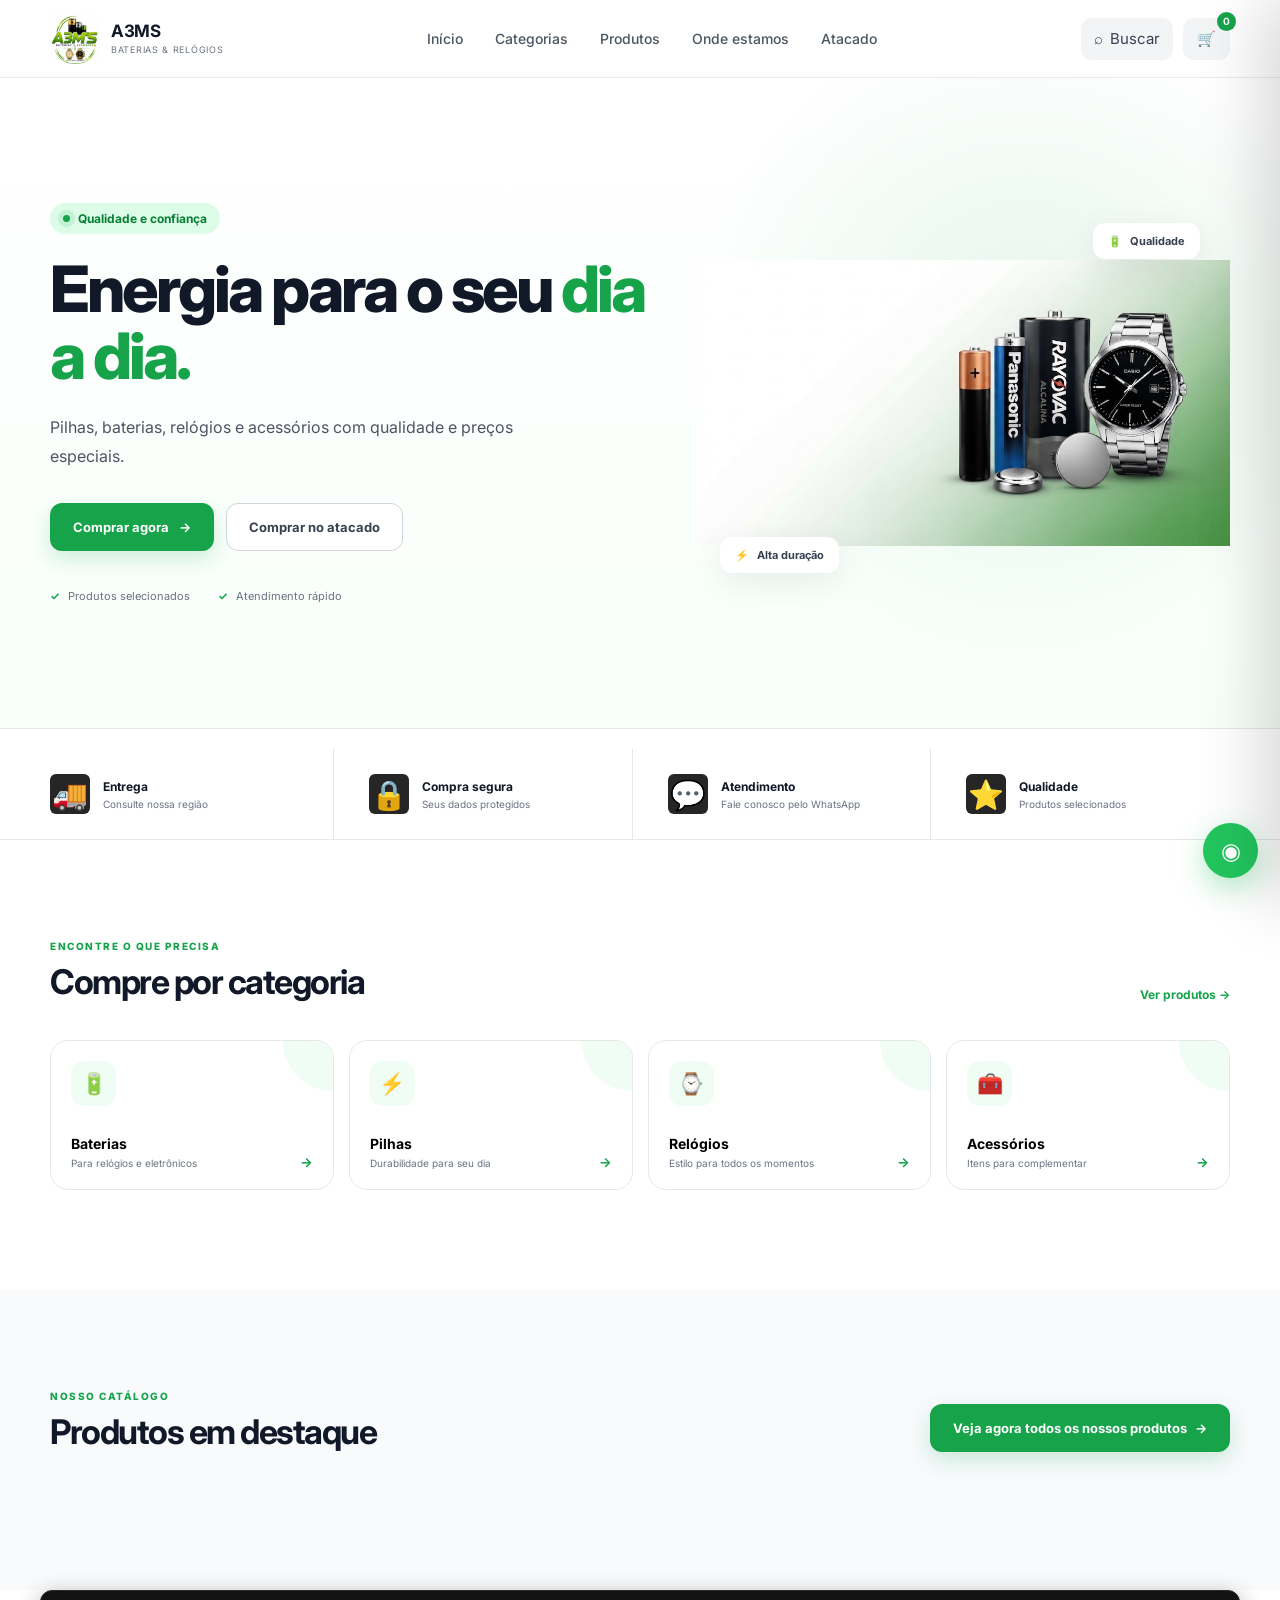
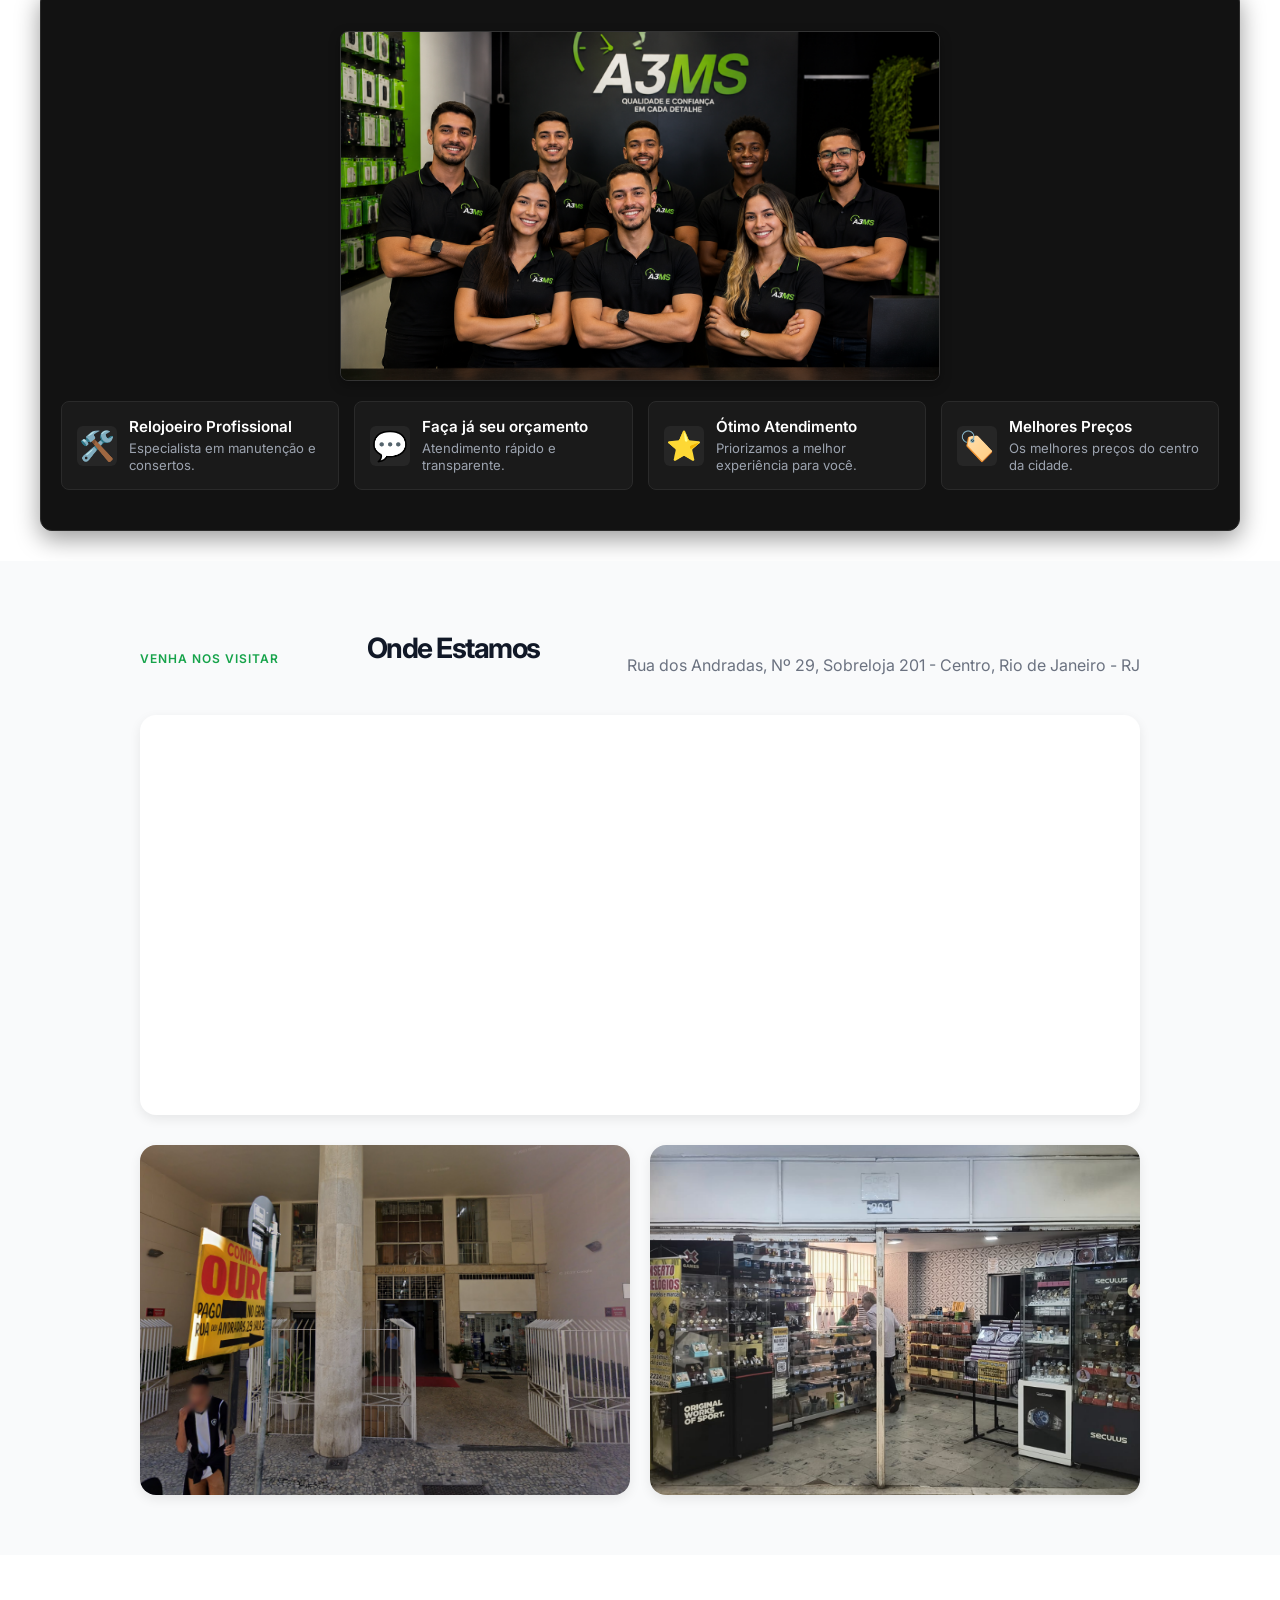
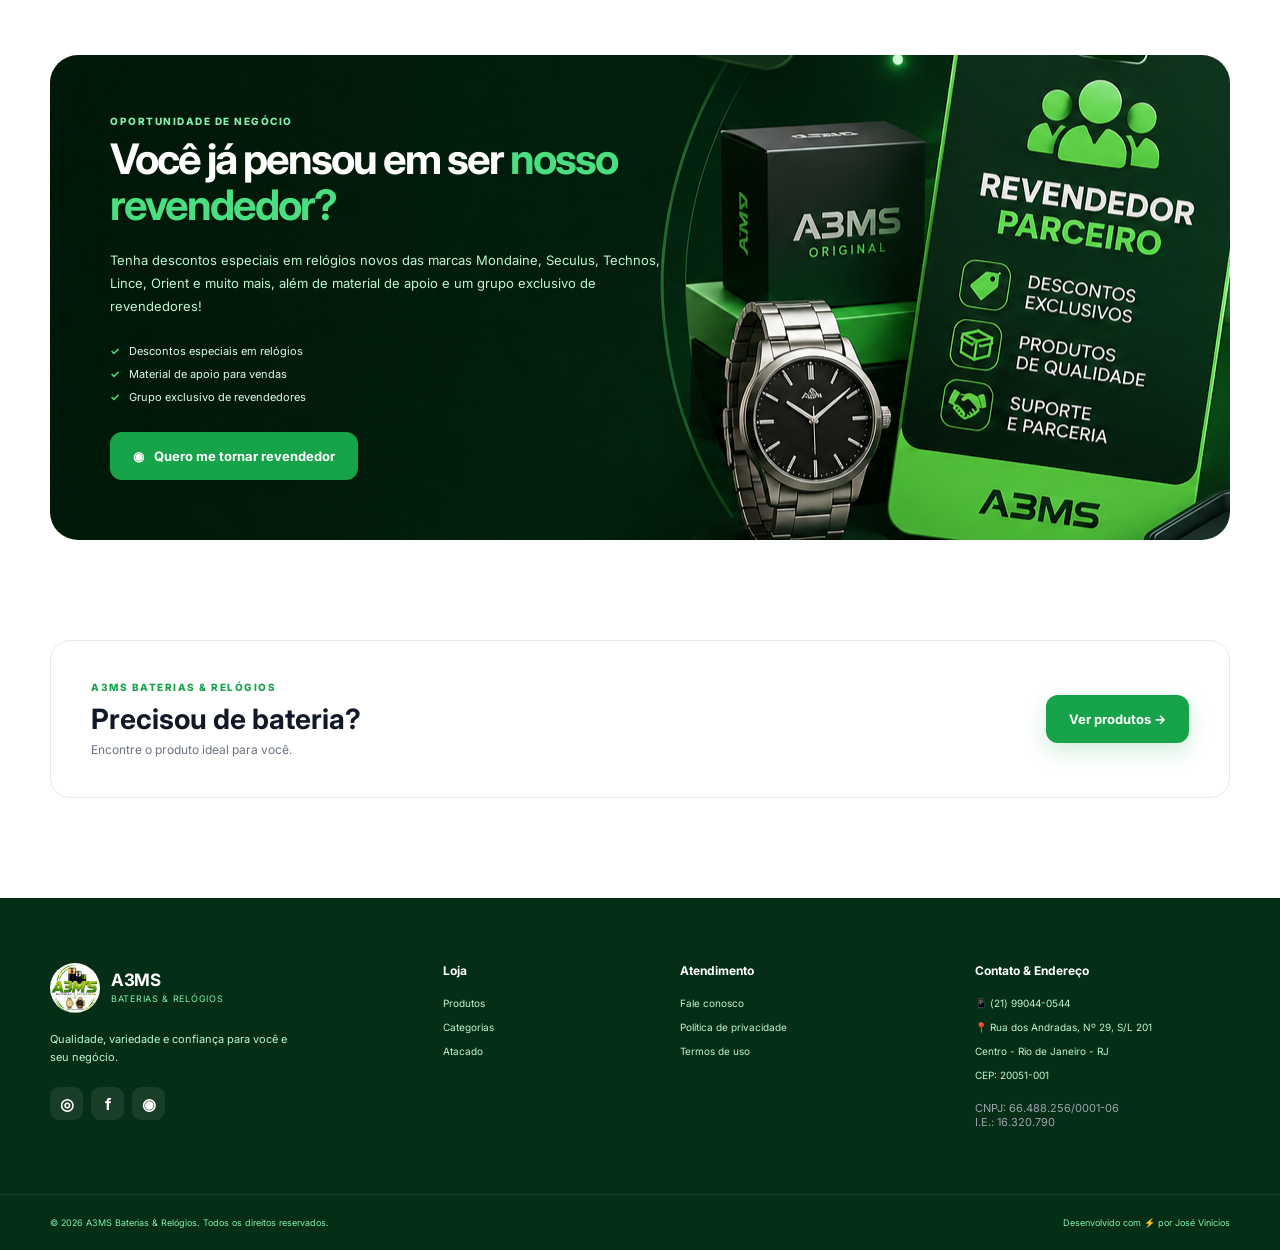
<file: index.html>
<!DOCTYPE html>
<html lang="pt-BR">

<head>
    <meta charset="UTF-8">
    <meta name="viewport" content="width=device-width, initial-scale=1.0">

    <meta name="description"
        content="A3MS Baterias e Relógios - Pilhas, baterias, relógios e acessórios no varejo e atacado.">
    <meta name="theme-color" content="#16a34a">

    <title>A3MS Baterias e Relógios</title>

    <link rel="preconnect" href="https://fonts.googleapis.com">
    <link rel="preconnect" href="https://fonts.gstatic.com" crossorigin>
    <link href="https://fonts.googleapis.com/css2?family=Inter:wght@400;500;600;700;800&display=swap" rel="stylesheet">

    <link rel="stylesheet" href="style.css">
</head>

<body>

    <!-- HEADER -->
    <header class="header">
        <div class="container header-content">

            <a href="#" class="logo">
                <img src="imgGeral/logo.png" style="width: 50px;" alt="Logo A3M's" class="logo-img">
                <div>
                    <strong>A3MS</strong>
                    <span>Baterias & Relógios</span>
                </div>
            </a>

            <nav class="nav">
                <a href="#inicio">Início</a>
                <a href="#categorias">Categorias</a>
                <a href="#produtos">Produtos</a>
                <a href="#onde-estamos">Onde estamos</a>
                <a href="#atacado">Atacado</a>
            </nav>

            <div class="header-actions">

                <button class="search-button" id="openSearch">
                    <span>⌕</span>
                    <span class="search-text">Buscar</span>
                </button>

                <button class="cart-button" id="openCart">
                    🛒
                    <span class="cart-count" id="cartCount">0</span>
                </button>

                <button class="menu-button" id="menuButton">
                    ☰
                </button>

            </div>
        </div>
    </header>


    <!-- MOBILE MENU -->
    <div class="mobile-menu" id="mobileMenu">
        <a href="#inicio">Início</a>
        <a href="#categorias">Categorias</a>
        <a href="#produtos">Produtos</a>
        <a href="#onde-estamos">Onde estamos</a>
        <a href="#atacado">Atacado</a>
    </div>


    <!-- SEARCH OVERLAY -->
    <div class="search-overlay" id="searchOverlay">

        <div class="search-box">

            <button class="close-search" id="closeSearch">×</button>

            <h2>Encontre seu produto</h2>

            <div class="search-input-wrapper">
                <span>⌕</span>
                <input type="text" id="searchInput" placeholder="Digite o nome do produto..." autocomplete="off">
            </div>

            <div id="searchResults" class="search-results"></div>

        </div>

    </div>


    <main id="inicio">

        <!-- HERO -->
        <section class="hero">

            <div class="container hero-content">

                <div class="hero-text">

                    <span class="hero-badge">
                        <span class="pulse"></span>
                        Qualidade e confiança
                    </span>

                    <h1>
                        Energia para o seu
                        <span>dia a dia.</span>
                    </h1>

                    <p>
                        Pilhas, baterias, relógios e acessórios
                        com qualidade e preços especiais.
                    </p>

                    <div class="hero-buttons">

                        <a href="#produtos" class="btn btn-primary">
                            Comprar agora
                            <span>→</span>
                        </a>

                        <a href="#atacado" class="btn btn-outline">
                            Comprar no atacado
                        </a>

                    </div>

                    <div class="hero-info">

                        <div>
                            <strong>✓</strong>
                            <span>Produtos selecionados</span>
                        </div>

                        <div>
                            <strong>✓</strong>
                            <span>Atendimento rápido</span>
                        </div>

                    </div>

                </div>


                <div class="hero-visual">
                    <img src="imgGeral/banner.png" alt="banner A3MS" class="hero-banner-img">

                    <div class="floating-tag tag-one">
                        🔋
                        <span>Qualidade</span>
                    </div>

                    <div class="floating-tag tag-two">
                        ⚡
                        <span>Alta duração</span>
                    </div>
                </div>

            </div>

        </section>


        <!-- BENEFITS -->
        <section class="benefits">

            <div class="container benefits-grid">

                <div class="benefit">
                    <div class="benefit-icon">🚚</div>
                    <div>
                        <strong>Entrega</strong>
                        <span>Consulte nossa região</span>
                    </div>
                </div>

                <div class="benefit">
                    <div class="benefit-icon">🔒</div>
                    <div>
                        <strong>Compra segura</strong>
                        <span>Seus dados protegidos</span>
                    </div>
                </div>

                <div class="benefit">
                    <div class="benefit-icon">💬</div>
                    <div>
                        <strong>Atendimento</strong>
                        <span>Fale conosco pelo WhatsApp</span>
                    </div>
                </div>

                <div class="benefit">
                    <div class="benefit-icon">⭐</div>
                    <div>
                        <strong>Qualidade</strong>
                        <span>Produtos selecionados</span>
                    </div>
                </div>

            </div>

        </section>


        <!-- CATEGORIES -->
        <section class="categories section" id="categorias">

            <div class="container">

                <div class="section-heading">

                    <div>
                        <span class="section-label">ENCONTRE O QUE PRECISA</span>
                        <h2>Compre por categoria</h2>
                    </div>

                    <a href="#produtos" class="see-all">
                        Ver produtos →
                    </a>

                </div>


                <div class="categories-grid">

                    <button class="category-card" data-category="baterias">

                        <div class="category-icon battery-icon">
                            🔋
                        </div>

                        <div>
                            <h3>Baterias</h3>
                            <p>Para relógios e eletrônicos</p>
                        </div>

                        <span class="category-arrow">→</span>

                    </button>


                    <button class="category-card" data-category="pilhas">

                        <div class="category-icon">
                            ⚡
                        </div>

                        <div>
                            <h3>Pilhas</h3>
                            <p>Durabilidade para seu dia</p>
                        </div>

                        <span class="category-arrow">→</span>

                    </button>


                    <button class="category-card" data-category="relogios">

                        <div class="category-icon">
                            ⌚
                        </div>

                        <div>
                            <h3>Relógios</h3>
                            <p>Estilo para todos os momentos</p>
                        </div>

                        <span class="category-arrow">→</span>

                    </button>


                    <button class="category-card" data-category="acessorios">

                        <div class="category-icon">
                            🧰
                        </div>

                        <div>
                            <h3>Acessórios</h3>
                            <p>Itens para complementar</p>
                        </div>

                        <span class="category-arrow">→</span>

                    </button>

                </div>

            </div>

        </section>

        <!-- PRODUCTS (DESTAQUES NA HOME) -->
         <section class="products section" id="produtos">
    <div class="container">

        <div class="section-heading">
            <div>
                <span class="section-label">NOSSO CATÁLOGO</span>
                <h2>Produtos em destaque</h2>
            </div>

            <div>
                <a href="catalogo.html" class="btn btn-primary"
                    style="display: inline-flex; align-items: center; gap: 8px; text-decoration: none;">
                    Veja agora todos os nossos produtos
                    <span>→</span>
                </a>
            </div>
        </div>

        <div class="products-grid" id="homeProductsGrid">
        </div>

    </div>
</section>

        <!-- SEÇÃO EQUIPE A3MS -->
        <section class="team-section">

            <div class="team-image-container">
                <!-- Coloque a foto de vocês na pasta fotosProdutos -->
                <img src="imgGeral/equipe.png" alt="Equipe A3MS">
            </div>

            <div class="benefits-grid">
                <div class="benefit-item">
                    <span class="benefit-icon">🛠️</span>
                    <div>
                        <h3>Relojoeiro Profissional</h3>
                        <p>Especialista em manutenção e consertos.</p>
                    </div>
                </div>

                <div class="benefit-item">
                    <span class="benefit-icon">💬</span>
                    <div>
                        <h3>Faça já seu orçamento</h3>
                        <p>Atendimento rápido e transparente.</p>
                    </div>
                </div>

                <div class="benefit-item">
                    <span class="benefit-icon">⭐</span>
                    <div>
                        <h3>Ótimo Atendimento</h3>
                        <p>Priorizamos a melhor experiência para você.</p>
                    </div>
                </div>

                <div class="benefit-item">
                    <span class="benefit-icon">🏷️</span>
                    <div>
                        <h3>Melhores Preços</h3>
                        <p>Os melhores preços do centro da cidade.</p>
                    </div>
                </div>
            </div>
        </section>

        <!-- ONDE ESTAMOS / LOCALIZAÇÃO -->
        <!-- LOCALIZAÇÃO -->
        <section class="location section" id="onde-estamos" style="background-color: #f9fafb; padding: 60px 0;">
            <div class="container" style="max-width: 1000px; margin: 0 auto;">

                <div class="section-heading" style="text-align: center; margin-bottom: 40px;">
                    <span class="section-label"
                        style="color: #16a34a; font-weight: 600; text-transform: uppercase; font-size: 12px; letter-spacing: 1px;">VENHA
                        NOS VISITAR</span>
                    <h2 style="font-size: 28px; margin: 10px 0; color: #111827;">Onde Estamos</h2>
                    <p style="color: #6b7280; font-size: 16px;">
                        Rua dos Andradas, Nº 29, Sobreloja 201 - Centro, Rio de Janeiro - RJ
                    </p>
                </div>

                <!-- Bloco Geral Empilhado -->
                <div style="display: flex; flex-direction: column; gap: 30px;">

                    <!-- 1. Google Maps Iframe (Grande em cima) -->
                    <div
                        style="border-radius: 16px; overflow: hidden; box-shadow: 0 4px 12px rgba(0,0,0,0.08); width: 100%; height: 400px; background: #fff;">
                        <iframe
                            src="https://www.google.com/maps/embed?pb=!1m18!1m12!1m3!1d3675.246164392535!2d-43.1841864237783!3d-22.904289537783594!2m3!1f0!2f0!3f0!3m2!1i1024!2i768!4f13.1!3m3!1m2!1s0x997f79ed0609f3%3A0x3d5760273626224!2sA3MS%20BATERIAS%20E%20REL%C3%93GIOS!5e0!3m2!1spt-BR!2sbr!4v1787143854769!5m2!1spt-BR!2sbr"
                            width="100%" height="100%" style="border:0;" allowfullscreen="" loading="lazy"
                            referrerpolicy="strict-origin-when-cross-origin"></iframe>
                    </div>

                    <!-- 2. Fotos da Loja (Lado a lado embaixo, grandes e sem cortes) -->
                    <div style="display: grid; grid-template-columns: 1fr 1fr; gap: 20px;">

                        <!-- Foto 1: Externa Edifício Seklan -->
                        <div
                            style="background: #fff; border-radius: 16px; overflow: hidden; box-shadow: 0 4px 12px rgba(0,0,0,0.08); height: 350px;">
                            <img src="imgGeral/externaSeklan.png" alt="Foto externa do Edifício Seklan"
                                style="width: 100%; height: 100%; object-fit: cover; display: block;">
                        </div>

                        <!-- Foto 2: Balcão A3MS -->
                        <div
                            style="background: #fff; border-radius: 16px; overflow: hidden; box-shadow: 0 4px 12px rgba(0,0,0,0.08); height: 350px;">
                            <img src="imgGeral/balcãoA3ms.jpeg" alt="Balcão A3MS"
                                style="width: 100%; height: 100%; object-fit: cover; display: block;">
                        </div>

                    </div>

                </div>

            </div>
        </section>


        <!-- WHOLESALE -->
        <section class="wholesale section" id="atacado">

            <div class="container">

                <div class="wholesale-box">

                    <div class="wholesale-content">

                        <span class="section-label light">
                            OPORTUNIDADE DE NEGÓCIO
                        </span>

                        <h2>
                            Você já pensou em ser
                            <span>nosso revendedor?</span>
                        </h2>

                        <p>
                            Tenha descontos especiais em relógios novos das marcas Mondaine, Seculus, Technos, Lince,
                            Orient e muito mais, além de material de apoio e um grupo exclusivo de revendedores!
                        </p>

                        <div class="wholesale-features">

                            <div>
                                <strong>✓</strong>
                                Descontos especiais em relógios
                            </div>

                            <div>
                                <strong>✓</strong>
                                Material de apoio para vendas
                            </div>

                            <div>
                                <strong>✓</strong>
                                Grupo exclusivo de revendedores
                            </div>

                        </div>

                        <a href="https://wa.me/5521990440544?text=Olá!%20Quero%20me%20tornar%20revendedor%20e%20ter%20acesso%20a%20todos%20os%20materiais."
                            target="_blank" class="btn whatsapp-btn"
                            style="background: #16a34a; color: #fff; text-decoration: none;">
                            <span>◉</span>
                            Quero me tornar revendedor
                        </a>

                    </div>

                </div>

            </div>

        </section>


        <!-- CTA -->
        <section class="cta section">

            <div class="container">

                <div class="cta-box">

                    <div>
                        <span class="section-label">A3MS BATERIAS & RELÓGIOS</span>
                        <h2>Precisou de bateria?</h2>
                        <p>
                            Encontre o produto ideal para você.
                        </p>
                    </div>

                    <a href="#produtos" class="btn btn-primary">
                        Ver produtos →
                    </a>

                </div>

            </div>

        </section>

        </section>

    </main>


    <!-- FOOTER -->
    <footer class="footer">

        <div class="container footer-grid">

            <div class="footer-brand">

                <a href="#" class="logo footer-logo">

                    <img src="imgGeral/logo.png" style="width: 50px; border-radius: 50%;" alt="Logo A3M's"
                        class="logo-img">

                    <div>
                        <strong>A3MS</strong>
                        <span>Baterias & Relógios</span>
                    </div>

                </a>

                <p>
                    Qualidade, variedade e confiança
                    para você e seu negócio.
                </p>

                <div class="socials">
                    <a href="https://instagram.com/A3MSBATERIAS_RELOGIOS" target="_blank" aria-label="Instagram">◎</a>
                    <a href="#" aria-label="Facebook">f</a>
                    <a href="https://wa.me/5521990440544" target="_blank" aria-label="WhatsApp">◉</a>
                </div>

            </div>


            <div class="footer-column">

                <h3>Loja</h3>

                <a href="#produtos">Produtos</a>
                <a href="#categorias">Categorias</a>
                <a href="#atacado">Atacado</a>

            </div>


            <div class="footer-column">

                <h3>Atendimento</h3>

                <a href="https://wa.me/5521990440544" target="_blank">Fale conosco</a>
                <a href="#">Política de privacidade</a>
                <a href="#">Termos de uso</a>

            </div>


            <div class="footer-column">

                <h3>Contato & Endereço</h3>

                <span>📱 (21) 99044-0544</span>
                <span>📍 Rua dos Andradas, Nº 29, S/L 201</span>
                <span>Centro - Rio de Janeiro - RJ</span>
                <span>CEP: 20051-001</span>
                <small style="display: block; margin-top: 8px; color: #9ca3af; font-size: 11px;">
                    CNPJ: 66.488.256/0001-06<br>
                    I.E.: 16.320.790
                </small>

            </div>

        </div>


        <div class="footer-bottom">

            <div class="container">

                <p>
                    © 2026 A3MS Baterias & Relógios. Todos os direitos reservados.
                </p>

               
                    <p>Desenvolvido com ⚡ por <a href="https://github.com/Vinicios2j" style="color: var(--primary);">José Vinicios</a></p>
               

            </div>

        </div>

    </footer>


    <!-- CART SIDEBAR -->
    <div class="cart-overlay" id="cartOverlay"></div>

    <aside class="cart-sidebar" id="cartSidebar">

        <div class="cart-header">

            <div>
                <span class="section-label">SEU PEDIDO</span>
                <h2>Carrinho</h2>
            </div>

            <button id="closeCart" class="close-cart">
                ×
            </button>

        </div>


        <div class="cart-items" id="cartItems">

            <div class="empty-cart">

                <div class="empty-cart-icon">
                    🛒
                </div>

                <h3>Seu carrinho está vazio</h3>

                <p>
                    Adicione produtos para começar sua compra.
                </p>

                <button class="btn btn-primary" id="continueShopping">
                    Continuar comprando
                </button>

            </div>

        </div>


        <div class="cart-footer">

            <!-- SELEÇÃO DE PAGAMENTO -->
            <div id="paymentSelectionContainer" style="margin-bottom: 12px; display: none;">
                <p style="font-size: 12px; font-weight: 600; margin-bottom: 6px; color: #374151;">Forma de pagamento:
                </p>
                <div style="display: flex; gap: 8px;">
                    <button type="button" id="payPixBtn" onclick="setPaymentMethod('pix')"
                        style="flex: 1; padding: 8px; font-size: 12px; font-weight: 600; border: 1px solid #d1d5db; border-radius: 6px; background: #f3f4f6; color: #374151; cursor: pointer; transition: 0.2s;">
                        Pix / Dinheiro
                    </button>
                    <button type="button" id="payCardBtn" onclick="setPaymentMethod('cartao')"
                        style="flex: 1; padding: 8px; font-size: 12px; font-weight: 600; border: 1px solid #d1d5db; border-radius: 6px; background: #f3f4f6; color: #374151; cursor: pointer; transition: 0.2s;">
                        Cartão
                    </button>
                </div>
            </div>

            <div class="cart-total">

                <span>Total</span>

                <strong id="cartTotal">
                    R$ 0,00
                </strong>

            </div>

            <button class="checkout-btn" id="checkoutButton">
                Finalizar no WhatsApp
            </button>

            <small>
                O pedido será enviado para confirmação.
            </small>

        </div>

    </aside>


    <!-- WHATSAPP FLOAT -->
    <a href="https://wa.me/5521990440544" target="_blank" class="whatsapp-float" aria-label="Falar no WhatsApp">
        <span>◉</span>
    </a>


    <!-- TOAST -->
    <div class="toast" id="toast">
        <span>✓</span>
        <p>Produto adicionado ao carrinho!</p>
    </div>


    <script src="script.js"></script>
    <script>
        // Cole este script no site principal da loja para registrar o acesso
        fetch('https://apia3ms.squareweb.app/api/stats/visit', {
            method: 'POST'
        }).catch(err => console.log('Erro ao contabilizar visita:', err));
    </script>

</body>

</html>
</file>
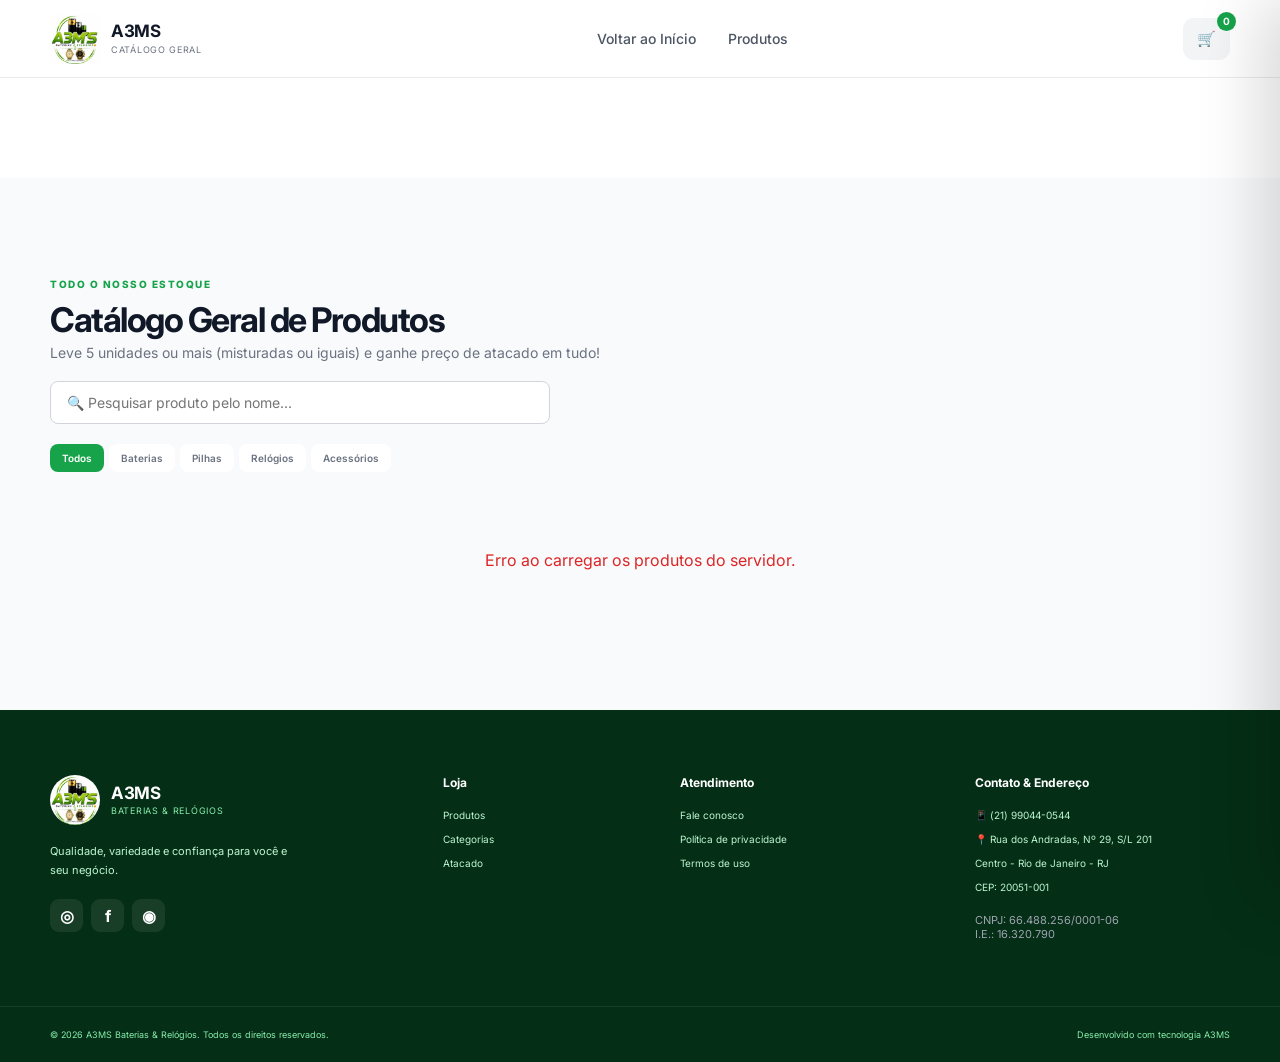
<file: catalogo.html>
<!DOCTYPE html>
<html lang="pt-BR">

<head>
    <meta charset="UTF-8">
    <meta name="viewport" content="width=device-width, initial-scale=1.0">
    <meta name="description" content="Catálogo Geral - A3MS Baterias e Relógios">
    <meta name="theme-color" content="#16a34a">

    <title>Catálogo Geral - A3MS Baterias & Relógios</title>

    <link rel="preconnect" href="https://fonts.googleapis.com">
    <link rel="preconnect" href="https://fonts.gstatic.com" crossorigin>
    <link href="https://fonts.googleapis.com/css2?family=Inter:wght@400;500;600;700;800&display=swap" rel="stylesheet">

    <link rel="stylesheet" href="style.css">
</head>

<body>

    <!-- HEADER -->
    <header class="header">
        <div class="container header-content">

            <a href="index.html" class="logo">
                <img src="imgGeral/logo.png" alt="" width="50px">
                <div>
                    <strong>A3MS</strong>
                    <span>Catálogo Geral</span>
                </div>
            </a>

            <nav class="nav">
                <a href="index.html">Voltar ao Início</a>
                <a href="#produtos">Produtos</a>
            </nav>

            <div class="header-actions">
                <button class="cart-button" id="openCart">
                    🛒
                    <span class="cart-count" id="cartCount">0</span>
                </button>
            </div>

        </div>
    </header>

    <main id="produtos" style="padding-top: 100px;">

        <!-- SEÇÃO DE CATÁLOGO COM BARRA DE PESQUISA -->
        <section class="products section">

            <div class="container">

                <div class="section-heading" style="flex-direction: column; align-items: flex-start; gap: 20px;">

                    <div>
                        <span class="section-label">TODO O NOSSO ESTOQUE</span>
                        <h2>Catálogo Geral de Produtos</h2>
                        <p style="color: #6b7280; font-size: 14px; margin-top: 4px;">
                            Leve 5 unidades ou mais (misturadas ou iguais) e ganhe preço de atacado em tudo!
                        </p>
                    </div>

                    <!-- BARRA DE PESQUISA DIRETA NO TOPO DO CATÁLOGO -->
                    <div style="width: 100%; max-width: 500px; position: relative;">
                        <input type="text" id="catalogoSearch" placeholder="🔍 Pesquisar produto pelo nome..."
                            style="width: 100%; padding: 12px 16px; border: 1px solid #d1d5db; border-radius: 8px; font-size: 14px; outline: none; background: #fff;"
                            autocomplete="off">
                    </div>

                    <!-- FILTROS DE CATEGORIA -->
                    <div class="product-filters">
                        <button class="filter active" data-filter="todos">Todos</button>
                        <button class="filter" data-filter="baterias">Baterias</button>
                        <button class="filter" data-filter="pilhas">Pilhas</button>
                        <button class="filter" data-filter="relogios">Relógios</button>
                        <button class="filter" data-filter="acessorios">Acessórios</button>
                    </div>

                </div>


                <!-- =======================================================
                     LISTA DE PRODUTOS CADASTRADOS MANUALMENTE
                     (Para adicionar novos, basta duplicar o <article class="product-card">)
                ======================================================== -->
                <div class="products-grid" id="productsGrid">

                </div>

            </div>

        </section>

    </main>

    <!-- FOOTER -->
    <footer class="footer">

        <div class="container footer-grid">

            <div class="footer-brand">

                <a href="#" class="logo footer-logo">

                    <img src="imgGeral/logo.png" alt="" width="50px" style="border-radius: 50%;">

                    <div>
                        <strong>A3MS</strong>
                        <span>Baterias & Relógios</span>
                    </div>

                </a>

                <p>
                    Qualidade, variedade e confiança
                    para você e seu negócio.
                </p>

                <div class="socials">
                    <a href="https://instagram.com/A3MSBATERIAS_RELOGIOS" target="_blank" aria-label="Instagram">◎</a>
                    <a href="#" aria-label="Facebook">f</a>
                    <a href="https://wa.me/5521990440544" target="_blank" aria-label="WhatsApp">◉</a>
                </div>

            </div>


            <div class="footer-column">

                <h3>Loja</h3>

                <a href="#produtos">Produtos</a>
                <a href="#categorias">Categorias</a>
                <a href="#atacado">Atacado</a>

            </div>


            <div class="footer-column">

                <h3>Atendimento</h3>

                <a href="https://wa.me/5521990440544" target="_blank">Fale conosco</a>
                <a href="#">Política de privacidade</a>
                <a href="#">Termos de uso</a>

            </div>


            <div class="footer-column">

                <h3>Contato & Endereço</h3>

                <span>📱 (21) 99044-0544</span>
                <span>📍 Rua dos Andradas, Nº 29, S/L 201</span>
                <span>Centro - Rio de Janeiro - RJ</span>
                <span>CEP: 20051-001</span>
                <small style="display: block; margin-top: 8px; color: #9ca3af; font-size: 11px;">
                    CNPJ: 66.488.256/0001-06<br>
                    I.E.: 16.320.790
                </small>

            </div>

        </div>


        <div class="footer-bottom">

            <div class="container">

                <p>
                    © 2026 A3MS Baterias & Relógios. Todos os direitos reservados.
                </p>

                <p>
                    Desenvolvido com tecnologia A3MS
                </p>

            </div>

        </div>

    </footer>

    <!-- CART SIDEBAR -->
    <div class="cart-overlay" id="cartOverlay"></div>
    <aside class="cart-sidebar" id="cartSidebar">
        <div class="cart-header">
            <div>
                <span class="section-label">SEU PEDIDO</span>
                <h2>Carrinho</h2>
            </div>
            <button id="closeCart" class="close-cart">×</button>
        </div>
        <div class="cart-items" id="cartItems">
            <div class="empty-cart">
                <div class="empty-cart-icon">🛒</div>
                <h3>Seu carrinho está vazio</h3>
                <p>Adicione produtos para começar sua compra.</p>
                <button class="btn btn-primary" id="continueShopping">Continuar comprando</button>
            </div>
        </div>
        <div class="cart-footer">
            <div id="paymentSelectionContainer" style="margin-bottom: 12px; display: none;">
                <p style="font-size: 12px; font-weight: 600; margin-bottom: 6px; color: #374151;">Forma de pagamento:
                </p>
                <div style="display: flex; gap: 8px;">
                    <button type="button" id="payPixBtn" onclick="setPaymentMethod('pix')"
                        style="flex: 1; padding: 8px; font-size: 12px; font-weight: 600; border: 1px solid #d1d5db; border-radius: 6px; background: #f3f4f6; color: #374151; cursor: pointer;">Pix
                        / Dinheiro</button>
                    <button type="button" id="payCardBtn" onclick="setPaymentMethod('cartao')"
                        style="flex: 1; padding: 8px; font-size: 12px; font-weight: 600; border: 1px solid #d1d5db; border-radius: 6px; background: #f3f4f6; color: #374151; cursor: pointer;">Cartão</button>
                </div>
            </div>
            <div class="cart-total">
                <span>Total</span>
                <strong id="cartTotal">R$ 0,00</strong>
            </div>
            <button class="checkout-btn" id="checkoutButton">Finalizar no WhatsApp</button>
        </div>
    </aside>

    <div class="toast" id="toast">
        <span>✓</span>
        <p>Produto adicionado ao carrinho!</p>
    </div>

    <!-- SCRIPT PRINCIPAL E SCRIPT ESPECÍFICO DE BUSCA DO CATÁLOGO -->
    <script src="script.js"></script>
    <script>
/* =========================================================
   CATÁLOGO GERAL A3MS
   - 8 produtos por página
   - Paginação automática
   - Pesquisa
   - Filtro por categoria
   - Não interfere no script.js da loja
========================================================= */

let produtosCatalogo = [];
let produtosFiltrados = [];

let paginaAtualCatalogo = 1;

const PRODUTOS_POR_PAGINA = 8;


/* =========================================================
   FORMATAR PREÇO
========================================================= */

function formatarPrecoCatalogo(valor) {

    const numero = Number(valor);

    if (isNaN(numero)) {
        return "R$ 0,00";
    }

    return numero.toLocaleString("pt-BR", {
        style: "currency",
        currency: "BRL"
    });
}


/* =========================================================
   CARREGAR PRODUTOS
========================================================= */

async function carregarProdutosCatalogo() {

    const grid = document.getElementById("productsGrid");

    if (!grid) return;

    try {

        grid.innerHTML = `
            <p style="
                grid-column: 1/-1;
                text-align: center;
                color: #6b7280;
                padding: 40px;
            ">
                Carregando produtos...
            </p>
        `;


        const response = await fetch(
            "https://apia3ms.squareweb.app/api/products",
            {
                method: "GET",
                headers: {
                    "ngrok-skip-browser-warning": "true"
                }
            }
        );


        if (!response.ok) {
            throw new Error("Erro ao buscar produtos da API");
        }


        const dados = await response.json();


        if (!Array.isArray(dados)) {
            throw new Error("A API não retornou uma lista de produtos");
        }


        produtosCatalogo = dados;

        produtosFiltrados = [...produtosCatalogo];

        paginaAtualCatalogo = 1;


        renderizarCatalogo();


    } catch (erro) {

        console.error(
            "Erro ao carregar produtos do catálogo:",
            erro
        );


        grid.innerHTML = `
            <p style="
                grid-column: 1/-1;
                text-align: center;
                color: #dc2626;
                padding: 40px;
            ">
                Erro ao carregar os produtos do servidor.
            </p>
        `;

    }

}


/* =========================================================
   RENDERIZAR CATÁLOGO
========================================================= */

function renderizarCatalogo() {

    const grid = document.getElementById("productsGrid");

    if (!grid) return;


    grid.innerHTML = "";


    /* -----------------------------------------
       NENHUM PRODUTO
    ----------------------------------------- */

    if (produtosFiltrados.length === 0) {

        grid.innerHTML = `
            <p style="
                grid-column: 1/-1;
                text-align: center;
                color: #6b7280;
                padding: 40px;
            ">
                Nenhum produto encontrado.
            </p>
        `;

        renderizarPaginacaoCatalogo();

        return;
    }


    /* -----------------------------------------
       CALCULAR PAGINA
    ----------------------------------------- */

    const inicio =
        (paginaAtualCatalogo - 1) *
        PRODUTOS_POR_PAGINA;


    const fim =
        inicio +
        PRODUTOS_POR_PAGINA;


    const produtosDaPagina =
        produtosFiltrados.slice(inicio, fim);


    /* -----------------------------------------
       CRIAR CARDS
    ----------------------------------------- */

    produtosDaPagina.forEach(produto => {

        const categoria =
            String(produto.category || "geral")
                .toLowerCase()
                .trim();


        const card =
            document.createElement("article");


        card.className = "product-card";


        card.dataset.category = categoria;

        card.dataset.name =
            String(produto.name || "")
                .toLowerCase();


        card.innerHTML = `

            <div class="product-image-container">

                <img
                    src="${produto.image || "fotosProdutos/364.png"}"
                    alt="${produto.name || "Produto"}"
                    class="product-image"
                    loading="lazy"
                    onerror="this.onerror=null; this.src='fotosProdutos/364.png';"
                >

            </div>


            <div class="product-content">

                <span class="product-category">
                    ${produto.category || "Geral"}
                </span>


                <h3 class="product-title">
                    ${produto.name || "Produto sem nome"}
                </h3>


                <p class="product-description">
                    Os preços podem sofrer alterações de acordo com o tamanho ou litragem do produto.
                </p>


                <div class="product-prices">


                    <!-- ATACADO -->

                    <div class="price-row">

                        <span class="price-label">
                            Atacado (5+ un) — A partir de:
                        </span>

                        <div>

                            <span class="price-value">
                                Pix:
                                ${formatarPrecoCatalogo(
                                    produto.wholesalePix
                                )}
                            </span>

                            <span class="price-sub">
                                Cartão:
                                ${formatarPrecoCatalogo(
                                    produto.wholesaleCard
                                )}
                            </span>

                        </div>

                    </div>


                    <!-- VAREJO -->

                    <div class="price-row">

                        <span class="price-label">
                            Varejo — A partir de:
                        </span>

                        <div>

                            <span class="price-value">
                                Pix:
                                ${formatarPrecoCatalogo(
                                    produto.retailPix
                                )}
                            </span>

                            <span class="price-sub">
                                Cartão:
                                ${formatarPrecoCatalogo(
                                    produto.retailCard
                                )}
                            </span>

                        </div>

                    </div>


                </div>


                <button
                    class="add-to-cart-btn"
                    onclick="addToCart(${produto.id})"
                >
                    Adicionar ao Carrinho
                </button>


            </div>

        `;


        grid.appendChild(card);

    });


    /* -----------------------------------------
       PAGINAÇÃO
    ----------------------------------------- */

    renderizarPaginacaoCatalogo();

}


/* =========================================================
   PAGINAÇÃO
========================================================= */

function renderizarPaginacaoCatalogo() {

    let paginacao =
        document.getElementById(
            "catalogoPagination"
        );


    /* Criar container */

    if (!paginacao) {

        paginacao =
            document.createElement("div");

        paginacao.id =
            "catalogoPagination";


        paginacao.style.cssText = `
            display: flex;
            justify-content: center;
            align-items: center;
            gap: 8px;
            flex-wrap: wrap;
            margin: 40px auto 20px;
            width: 100%;
        `;


        const grid =
            document.getElementById(
                "productsGrid"
            );


        if (grid) {

            grid.parentNode.insertBefore(
                paginacao,
                grid.nextSibling
            );

        }

    }


    paginacao.innerHTML = "";


    /* -----------------------------------------
       CALCULAR TOTAL DE PÁGINAS
    ----------------------------------------- */

    const totalPaginas =
        Math.ceil(
            produtosFiltrados.length /
            PRODUTOS_POR_PAGINA
        );


    /* Se não houver páginas */

    if (totalPaginas <= 1) {
        return;
    }


    /* -----------------------------------------
       BOTÃO ANTERIOR
    ----------------------------------------- */

    const anterior =
        document.createElement("button");


    anterior.innerHTML =
        "← Anterior";


    anterior.disabled =
        paginaAtualCatalogo === 1;


    anterior.style.cssText = `
        padding: 10px 16px;
        border: 1px solid #d1d5db;
        border-radius: 8px;
        background: #fff;
        color: #374151;
        font-weight: 600;
        cursor: ${paginaAtualCatalogo === 1
            ? "not-allowed"
            : "pointer"};
    `;


    anterior.onclick = function () {

        if (paginaAtualCatalogo > 1) {

            paginaAtualCatalogo--;

            renderizarCatalogo();

            voltarParaProdutos();

        }

    };


    paginacao.appendChild(anterior);


    /* -----------------------------------------
       NÚMEROS DAS PÁGINAS
    ----------------------------------------- */

    for (
        let pagina = 1;
        pagina <= totalPaginas;
        pagina++
    ) {

        const botao =
            document.createElement("button");


        botao.textContent =
            pagina;


        const ativa =
            pagina === paginaAtualCatalogo;


        botao.style.cssText = `
            min-width: 40px;
            height: 40px;
            padding: 0 12px;
            border: 1px solid ${ativa
                ? "#16a34a"
                : "#d1d5db"};
            border-radius: 8px;
            background: ${ativa
                ? "#16a34a"
                : "#fff"};
            color: ${ativa
                ? "#fff"
                : "#374151"};
            font-weight: 700;
            cursor: pointer;
        `;


        botao.onclick = function () {

            paginaAtualCatalogo =
                pagina;


            renderizarCatalogo();

            voltarParaProdutos();

        };


        paginacao.appendChild(botao);

    }


    /* -----------------------------------------
       BOTÃO PRÓXIMA
    ----------------------------------------- */

    const proxima =
        document.createElement("button");


    proxima.innerHTML =
        "Próxima →";


    proxima.disabled =
        paginaAtualCatalogo === totalPaginas;


    proxima.style.cssText = `
        padding: 10px 16px;
        border: 1px solid #d1d5db;
        border-radius: 8px;
        background: #fff;
        color: #374151;
        font-weight: 600;
        cursor: ${paginaAtualCatalogo === totalPaginas
            ? "not-allowed"
            : "pointer"};
    `;


    proxima.onclick = function () {

        if (
            paginaAtualCatalogo <
            totalPaginas
        ) {

            paginaAtualCatalogo++;

            renderizarCatalogo();

            voltarParaProdutos();

        }

    };


    paginacao.appendChild(proxima);


    /* -----------------------------------------
       INFORMAÇÃO
    ----------------------------------------- */

    const info =
        document.createElement("div");


    info.style.cssText = `
        width: 100%;
        text-align: center;
        font-size: 13px;
        color: #6b7280;
        margin-top: 6px;
    `;


    const inicioProdutos =
        ((paginaAtualCatalogo - 1) *
            PRODUTOS_POR_PAGINA) + 1;


    const fimProdutos =
        Math.min(
            paginaAtualCatalogo *
                PRODUTOS_POR_PAGINA,
            produtosFiltrados.length
        );


    info.textContent =
        `Mostrando ${inicioProdutos}–${fimProdutos} de ${produtosFiltrados.length} produtos • Página ${paginaAtualCatalogo} de ${totalPaginas}`;


    paginacao.appendChild(info);

}


/* =========================================================
   VOLTAR PARA O TOPO DOS PRODUTOS
========================================================= */

function voltarParaProdutos() {

    const secao =
        document.getElementById("produtos");


    if (!secao) return;


    const posicao =
        secao.getBoundingClientRect().top +
        window.pageYOffset -
        90;


    window.scrollTo({

        top: posicao,

        behavior: "smooth"

    });

}


/* =========================================================
   FILTRO DE CATEGORIA
========================================================= */

let categoriaSelecionadaCatalogo =
    "todos";


document.addEventListener(
    "click",
    function (event) {

        const botao =
            event.target.closest(
                ".product-filters .filter"
            );


        if (!botao) return;


        document
            .querySelectorAll(
                ".product-filters .filter"
            )
            .forEach(btn => {

                btn.classList.remove(
                    "active"
                );

            });


        botao.classList.add("active");


        categoriaSelecionadaCatalogo =
            (
                botao.dataset.filter ||
                "todos"
            )
            .toLowerCase();


        aplicarFiltrosCatalogo();

    }
);


/* =========================================================
   PESQUISA + FILTRO
========================================================= */

function aplicarFiltrosCatalogo() {

    const campo =
        document.getElementById(
            "catalogoSearch"
        );


    const busca =
        campo
            ? campo.value
                .toLowerCase()
                .trim()
            : "";


    produtosFiltrados =
        produtosCatalogo.filter(produto => {

            const nome =
                String(
                    produto.name || ""
                ).toLowerCase();


            const categoria =
                String(
                    produto.category || ""
                ).toLowerCase();


            const passouCategoria =
                categoriaSelecionadaCatalogo ===
                "todos" ||
                categoria ===
                categoriaSelecionadaCatalogo;


            const passouBusca =
                !busca ||
                nome.includes(busca) ||
                categoria.includes(busca);


            return (
                passouCategoria &&
                passouBusca
            );

        });


    paginaAtualCatalogo = 1;


    renderizarCatalogo();

}


/* =========================================================
   CAMPO DE PESQUISA
========================================================= */

const campoBuscaCatalogo =
    document.getElementById(
        "catalogoSearch"
    );


if (campoBuscaCatalogo) {

    campoBuscaCatalogo.addEventListener(
        "input",
        function () {

            aplicarFiltrosCatalogo();

        }
    );

}


/* =========================================================
   INICIALIZAÇÃO
========================================================= */

document.addEventListener(
    "DOMContentLoaded",
    function () {

        carregarProdutosCatalogo();

    }
);

</script>

</body>

</html>
</file>
<file: style.css>
:root {
    --green: #16a34a;
    --green-dark: #087f35;
    --green-light: #dcfce7;
    --green-soft: #f0fdf4;

    --black: #111827;
    --gray-900: #1f2937;
    --gray-700: #374151;
    --gray-600: #4b5563;
    --gray-500: #6b7280;
    --gray-400: #9ca3af;
    --gray-300: #d1d5db;
    --gray-200: #e5e7eb;
    --gray-100: #f3f4f6;

    --white: #ffffff;

    --shadow-sm: 0 2px 10px rgba(0, 0, 0, 0.05);
    --shadow: 0 10px 35px rgba(0, 0, 0, 0.08);
    --shadow-lg: 0 20px 60px rgba(0, 0, 0, 0.13);

    --radius: 18px;
    --transition: 0.25s ease;
}

* {
    margin: 0;
    padding: 0;
    box-sizing: border-box;
}

html {
    scroll-behavior: smooth;
}

body {
    font-family: "Inter", sans-serif;
    background: var(--white);
    color: var(--black);
    overflow-x: hidden;
}

button,
input {
    font-family: inherit;
}

button {
    cursor: pointer;
}

a {
    text-decoration: none;
    color: inherit;
}

.container {
    width: min(1180px, calc(100% - 40px));
    margin: 0 auto;
}

.section {
    padding: 100px 0;
}


/* =========================
   HEADER
========================= */

.header {
    position: sticky;
    top: 0;
    z-index: 1000;
    height: 78px;
    background: rgba(255, 255, 255, 0.95);
    backdrop-filter: blur(15px);
    border-bottom: 1px solid rgba(229, 231, 235, 0.8);
}

.header-content {
    height: 100%;
    display: flex;
    align-items: center;
    justify-content: space-between;
    gap: 30px;
}

.logo {
    display: flex;
    align-items: center;
    gap: 11px;
    flex-shrink: 0;
}

.logo-icon {
    width: 42px;
    height: 42px;
    border-radius: 12px;
    background: var(--green);
    color: white;
    display: flex;
    justify-content: center;
    align-items: center;
    font-weight: 800;
    font-size: 15px;
    box-shadow: 0 5px 15px rgba(22, 163, 74, 0.25);
}

.logo div:last-child {
    display: flex;
    flex-direction: column;
}

.logo strong {
    font-size: 17px;
    line-height: 1.1;
    letter-spacing: -0.4px;
}

.logo span {
    font-size: 9px;
    color: var(--gray-500);
    text-transform: uppercase;
    letter-spacing: 0.7px;
    margin-top: 3px;
}

.nav {
    display: flex;
    align-items: center;
    gap: 32px;
}

.nav a {
    color: var(--gray-600);
    font-size: 14px;
    font-weight: 500;
    transition: var(--transition);
}

.nav a:hover {
    color: var(--green);
}

.header-actions {
    display: flex;
    align-items: center;
    gap: 10px;
}

.search-button,
.cart-button {
    border: 0;
    background: var(--gray-100);
    color: var(--gray-700);
    height: 42px;
    border-radius: 11px;
    padding: 0 13px;
    display: flex;
    align-items: center;
    gap: 7px;
    font-size: 15px;
    transition: var(--transition);
}

.search-button:hover,
.cart-button:hover {
    background: var(--green-light);
    color: var(--green-dark);
}

.cart-button {
    position: relative;
    padding: 0 14px;
}

.cart-count {
    position: absolute;
    top: -6px;
    right: -6px;
    min-width: 19px;
    height: 19px;
    border-radius: 50%;
    background: var(--green);
    color: white;
    display: flex;
    justify-content: center;
    align-items: center;
    font-size: 10px;
    font-weight: 700;
}

.menu-button {
    display: none;
    width: 42px;
    height: 42px;
    border: 0;
    border-radius: 11px;
    background: var(--gray-100);
    font-size: 20px;
}


/* =========================
   MOBILE MENU
========================= */

.mobile-menu {
    display: none;
    position: fixed;
    top: 78px;
    left: 0;
    width: 100%;
    z-index: 999;
    background: white;
    border-bottom: 1px solid var(--gray-200);
    padding: 20px;
    box-shadow: var(--shadow);
}

.mobile-menu.active {
    display: flex;
    flex-direction: column;
}

.mobile-menu a {
    padding: 14px;
    border-radius: 10px;
    font-weight: 600;
}

.mobile-menu a:hover {
    background: var(--green-soft);
    color: var(--green);
}


/* =========================
   HERO
========================= */

.hero {
    min-height: 650px;
    background:
        radial-gradient(circle at 80% 40%, rgba(22, 163, 74, 0.10), transparent 30%),
        linear-gradient(180deg, #ffffff 0%, #f8fffa 100%);
    display: flex;
    align-items: center;
    overflow: hidden;
}

.hero-content {
    display: grid;
    grid-template-columns: 1fr 0.9fr;
    align-items: center;
    gap: 50px;
}

.hero-text {
    padding: 70px 0;
}

.hero-badge {
    display: inline-flex;
    align-items: center;
    gap: 8px;
    background: var(--green-light);
    color: var(--green-dark);
    padding: 8px 13px;
    border-radius: 50px;
    font-size: 12px;
    font-weight: 700;
    margin-bottom: 22px;
}

.pulse {
    width: 7px;
    height: 7px;
    background: var(--green);
    border-radius: 50%;
    box-shadow: 0 0 0 5px rgba(22, 163, 74, 0.12);
}

.hero h1 {
    max-width: 650px;
    font-size: clamp(44px, 5vw, 68px);
    line-height: 1.04;
    letter-spacing: -3px;
    font-weight: 800;
}

.hero h1 span {
    color: var(--green);
}

.hero p {
    max-width: 540px;
    margin-top: 24px;
    color: var(--gray-600);
    line-height: 1.8;
    font-size: 16px;
}

.hero-buttons {
    display: flex;
    align-items: center;
    gap: 12px;
    margin-top: 32px;
}

.btn {
    display: inline-flex;
    align-items: center;
    justify-content: center;
    gap: 10px;
    min-height: 48px;
    padding: 0 22px;
    border-radius: 12px;
    border: 1px solid transparent;
    font-size: 13px;
    font-weight: 700;
    transition: var(--transition);
}

.btn-primary {
    color: white;
    background: var(--green);
    box-shadow: 0 8px 22px rgba(22, 163, 74, 0.20);
}

.btn-primary:hover {
    background: var(--green-dark);
    transform: translateY(-2px);
    box-shadow: 0 12px 28px rgba(22, 163, 74, 0.28);
}

.btn-outline {
    color: var(--gray-700);
    border-color: var(--gray-300);
    background: white;
}

.btn-outline:hover {
    color: var(--green);
    border-color: var(--green);
}

.hero-info {
    display: flex;
    gap: 28px;
    margin-top: 38px;
}

.hero-info div {
    display: flex;
    align-items: center;
    gap: 8px;
    color: var(--gray-500);
    font-size: 11px;
}

.hero-info strong {
    color: var(--green);
}


/* HERO VISUAL */

.hero-visual {
    height: 500px;
    position: relative;
    display: flex;
    align-items: center;
    justify-content: center;
}

.hero-circle {
    position: absolute;
    width: 400px;
    height: 400px;
    border-radius: 50%;
    background: linear-gradient(145deg, #dcfce7, #f0fdf4);
    box-shadow:
        inset 0 0 0 1px rgba(22, 163, 74, 0.08),
        0 30px 80px rgba(22, 163, 74, 0.12);
}

.battery-card {
    position: absolute;
    width: 150px;
    height: 280px;
    border-radius: 23px;
    transform: rotate(-12deg);
    box-shadow: 0 30px 50px rgba(0, 0, 0, 0.18);
}

.battery-top {
    width: 54px;
    height: 20px;
    position: absolute;
    top: -12px;
    left: 50%;
    transform: translateX(-50%);
    border-radius: 6px 6px 2px 2px;
    background: #cbd5e1;
}

.battery-body {
    height: 100%;
    border-radius: 23px;
    padding: 50px 18px;
    display: flex;
    flex-direction: column;
    justify-content: center;
    text-align: center;
    background: linear-gradient(160deg, #166534, #16a34a);
    color: white;
}

.battery-body span {
    font-size: 12px;
    font-weight: 800;
    letter-spacing: 2px;
}

.battery-body strong {
    font-size: 27px;
    margin: 10px 0;
}

.battery-body small {
    font-size: 7px;
    opacity: 0.8;
    letter-spacing: 1px;
}

.battery-back {
    margin-left: -190px;
    margin-top: -30px;
    transform: rotate(-22deg);
    opacity: 0.9;
}

.battery-front {
    z-index: 3;
    margin-left: 70px;
    margin-top: 50px;
    transform: rotate(12deg);
}

.battery-front .battery-body {
    background: linear-gradient(160deg, #052e16, #15803d);
}

.floating-tag {
    position: absolute;
    z-index: 5;
    background: white;
    padding: 11px 15px;
    border-radius: 12px;
    box-shadow: var(--shadow);
    display: flex;
    align-items: center;
    gap: 8px;
    font-size: 11px;
    font-weight: 700;
    color: var(--gray-700);
    animation: float 4s ease-in-out infinite;
}

.tag-one {
    top: 70px;
    right: 30px;
}

.tag-two {
    bottom: 80px;
    left: 25px;
    animation-delay: 1s;
}

@keyframes float {

    0%,
    100% {
        transform: translateY(0);
    }

    50% {
        transform: translateY(-10px);
    }
}


/* =========================
   BENEFITS
========================= */

.benefits {
    border-top: 1px solid var(--gray-200);
    border-bottom: 1px solid var(--gray-200);
    background: white;
}

.benefits-grid {
    display: grid;
    grid-template-columns: repeat(4, 1fr);
}

.benefit {
    display: flex;
    align-items: center;
    gap: 13px;
    padding: 25px 20px;
    border-right: 1px solid var(--gray-200);
}

.benefit:first-child {
    padding-left: 0;
}

.benefit:last-child {
    border-right: 0;
}

.benefit-icon {
    width: 40px;
    height: 40px;
    flex-shrink: 0;
    background: var(--green-soft);
    border-radius: 11px;
    display: flex;
    justify-content: center;
    align-items: center;
    font-size: 17px;
}

.benefit div:last-child {
    display: flex;
    flex-direction: column;
    gap: 4px;
}

.benefit strong {
    font-size: 12px;
}

.benefit span {
    font-size: 10px;
    color: var(--gray-500);
}


/* =========================
   SECTION HEADING
========================= */

.section-heading {
    display: flex;
    align-items: flex-end;
    justify-content: space-between;
    gap: 30px;
    margin-bottom: 38px;
}

.section-label {
    color: var(--green);
    font-size: 10px;
    font-weight: 800;
    letter-spacing: 1.5px;
    display: block;
    margin-bottom: 9px;
}

.section-label.light {
    color: #86efac;
}

.section-heading h2 {
    font-size: 34px;
    letter-spacing: -1.5px;
}

.see-all {
    color: var(--green);
    font-size: 12px;
    font-weight: 700;
}


/* =========================
   CATEGORIES
========================= */

.categories {
    background: white;
}

.categories-grid {
    display: grid;
    grid-template-columns: repeat(4, 1fr);
    gap: 15px;
}

.category-card {
    position: relative;
    text-align: left;
    min-height: 150px;
    border: 1px solid var(--gray-200);
    border-radius: var(--radius);
    background: white;
    padding: 20px;
    display: flex;
    flex-direction: column;
    justify-content: space-between;
    transition: var(--transition);
    overflow: hidden;
}

.category-card::after {
    content: "";
    position: absolute;
    width: 100px;
    height: 100px;
    border-radius: 50%;
    right: -50px;
    top: -50px;
    background: var(--green-soft);
    transition: var(--transition);
}

.category-card:hover {
    border-color: rgba(22, 163, 74, 0.35);
    transform: translateY(-5px);
    box-shadow: var(--shadow);
}

.category-card:hover::after {
    transform: scale(2);
}

.category-icon {
    position: relative;
    z-index: 2;
    width: 45px;
    height: 45px;
    border-radius: 13px;
    background: var(--green-soft);
    display: flex;
    justify-content: center;
    align-items: center;
    font-size: 21px;
    margin-bottom: 15px;
}

.category-card h3 {
    position: relative;
    z-index: 2;
    font-size: 14px;
    margin-bottom: 5px;
}

.category-card p {
    position: relative;
    z-index: 2;
    color: var(--gray-500);
    font-size: 10px;
}

.category-arrow {
    position: absolute;
    right: 20px;
    bottom: 19px;
    z-index: 3;
    color: var(--green);
    font-weight: 700;
}


/* =========================
   PRODUCTS
========================= */

.products {
    background: #f8fafc;
}

.product-filters {
    display: flex;
    gap: 5px;
    flex-wrap: wrap;
}

.filter {
    border: 0;
    background: white;
    color: var(--gray-500);
    padding: 8px 12px;
    border-radius: 8px;
    font-size: 10px;
    font-weight: 600;
    transition: var(--transition);
}

.filter:hover,
.filter.active {
    background: var(--green);
    color: white;
}

.products-grid {
    display: grid;
    grid-template-columns: repeat(4, 1fr);
    gap: 18px;
}

.product-card {
    background: white;
    border: 1px solid var(--gray-200);
    border-radius: var(--radius);
    overflow: hidden;
    transition: var(--transition);
}

.product-card:hover {
    transform: translateY(-5px);
    box-shadow: var(--shadow);
    border-color: rgba(22, 163, 74, 0.18);
}

.product-card.hidden {
    display: none;
}

.product-image {
    height: 230px;
    position: relative;
    background: linear-gradient(145deg, #f8fafc, #f0fdf4);
    display: flex;
    justify-content: center;
    align-items: center;
    overflow: hidden;
}

.product-tag {
    position: absolute;
    top: 13px;
    left: 13px;
    background: var(--green);
    color: white;
    padding: 5px 8px;
    border-radius: 6px;
    font-size: 8px;
    font-weight: 800;
    text-transform: uppercase;
    z-index: 3;
}

.product-placeholder {
    width: 110px;
    height: 150px;
    border-radius: 18px;
    display: flex;
    align-items: center;
    justify-content: center;
    font-weight: 800;
    box-shadow: 0 20px 35px rgba(0, 0, 0, 0.14);
    transition: var(--transition);
}

.product-card:hover .product-placeholder {
    transform: scale(1.06) rotate(-2deg);
}

.battery-product {
    background: linear-gradient(145deg, #166534, #22c55e);
    color: white;
}

.battery-product span {
    font-size: 25px;
}

.aa-product {
    width: 65px;
    height: 135px;
    border-radius: 15px;
    background: linear-gradient(145deg, #1f2937, #111827);
    color: #86efac;
}

.aa-product span {
    font-size: 18px;
}

.watch-product {
    width: 120px;
    height: 150px;
    border-radius: 45%;
    background: linear-gradient(145deg, #d1d5db, #6b7280);
    color: white;
    font-size: 50px;
}

.strap-product {
    width: 75px;
    height: 170px;
    border-radius: 25px;
    background: linear-gradient(90deg, #111827, #374151, #111827);
    color: white;
    font-size: 28px;
}

.box-product {
    width: 145px;
    height: 105px;
    border-radius: 15px;
    background: linear-gradient(145deg, #064e3b, #10b981);
    color: white;
    font-size: 38px;
}

.quick-add {
    position: absolute;
    right: 13px;
    bottom: 13px;
    width: 34px;
    height: 34px;
    border: 0;
    border-radius: 50%;
    background: white;
    color: var(--green);
    box-shadow: var(--shadow);
    font-size: 21px;
    line-height: 1;
    transition: var(--transition);
    opacity: 0;
    transform: translateY(5px);
}

.product-card:hover .quick-add {
    opacity: 1;
    transform: translateY(0);
}

.quick-add:hover {
    background: var(--green);
    color: white;
}

.product-info {
    padding: 18px;
}

.product-category {
    color: var(--green);
    font-size: 9px;
    font-weight: 800;
    text-transform: uppercase;
    letter-spacing: 0.8px;
}

.product-info h3 {
    font-size: 14px;
    margin-top: 7px;
}

.product-description {
    color: var(--gray-500);
    font-size: 10px;
    line-height: 1.5;
    margin-top: 7px;
    min-height: 30px;
}

/* Ajuste do container de preços */
.product-bottom {
    border-top: 1px solid var(--gray-200);
    margin-top: 15px;
    padding-top: 14px;
    display: flex;
    flex-direction: column;
    gap: 10px;
}

.price-container {
    display: flex;
    flex-direction: column;
    gap: 8px;
}

.price-type {
    display: flex;
    justify-content: space-between;
    align-items: center;
}

.price-type small {
    color: var(--gray-500);
    font-size: 9px;
    font-weight: 700;
}

.price-box {
    text-align: right;
}

/* Estilo Cartão (Riscado) */
.price-card {
    display: block;
    color: var(--gray-400);
    font-size: 10px;
    text-decoration: line-through;
}

/* Estilo Pix (Destacado) */
.price-pix {
    display: block;
    color: var(--green);
    font-size: 12px;
    font-weight: 800;
}

.price {
    display: flex;
    flex-direction: column;
}

.price small {
    color: var(--gray-400);
    font-size: 8px;
}

.price strong {
    color: var(--black);
    font-size: 17px;
    margin-top: 3px;
}

.add-cart {
    border: 0;
    background: var(--green-soft);
    color: var(--green-dark);
    padding: 9px 12px;
    border-radius: 8px;
    font-size: 10px;
    font-weight: 800;
    transition: var(--transition);
}

.add-cart:hover {
    background: var(--green);
    color: white;
}


/* =========================
   WHOLESALE
========================= */

.wholesale {
    background: white;
}

.wholesale-box {
    min-height: 420px;
    border-radius: 28px;
    overflow: hidden;
    background-image: url(imgGeral/revendedro.png);
    background-position: center left;
    color: white;
    display: grid;
    grid-template-columns: 1.2fr 0.8fr;
    position: relative;
}

.wholesale-content {
    padding: 60px;
    position: relative;
    z-index: 2;
}

.wholesale-content h2 {
    font-size: 42px;
    line-height: 1.1;
    letter-spacing: -2px;
    max-width: 550px;
}

.wholesale-content h2 span {
    color: #4ade80;
}

.wholesale-content p {
    max-width: 570px;
    color: #bbf7d0;
    line-height: 1.8;
    font-size: 13px;
    margin-top: 20px;
}

.wholesale-features {
    display: flex;
    flex-direction: column;
    gap: 9px;
    margin-top: 25px;
}

.wholesale-features div {
    color: #dcfce7;
    font-size: 11px;
}

.wholesale-features strong {
    color: #4ade80;
    margin-right: 6px;
}

.whatsapp-btn {
    background: white;
    color: #166534;
    margin-top: 28px;
}

.whatsapp-btn:hover {
    background: #dcfce7;
    transform: translateY(-2px);
}

.wholesale-visual {
    position: relative;
    display: flex;
    align-items: center;
    justify-content: center;
}

.wholesale-circle {
    width: 300px;
    height: 300px;
    border-radius: 50%;
    border: 1px solid rgba(134, 239, 172, 0.18);
    background: rgba(255, 255, 255, 0.04);
    position: relative;
}

.mini-battery,
.mini-watch {
    position: absolute;
    width: 100px;
    height: 100px;
    border-radius: 25px;
    display: flex;
    justify-content: center;
    align-items: center;
    background: rgba(255, 255, 255, 0.1);
    backdrop-filter: blur(8px);
    font-size: 45px;
    box-shadow: 0 20px 30px rgba(0, 0, 0, 0.18);
}

.mini-battery {
    top: 35px;
    left: 35px;
    transform: rotate(-15deg);
}

.mini-watch {
    bottom: 35px;
    right: 35px;
    transform: rotate(15deg);
}

.mini-battery.two {
    top: 100px;
    right: 20px;
    left: auto;
    transform: rotate(15deg);
    width: 70px;
    height: 70px;
    font-size: 30px;
}


/* =========================
   CTA
========================= */

.cta {
    padding-top: 0;
}

.cta-box {
    border: 1px solid var(--gray-200);
    border-radius: 20px;
    padding: 40px;
    display: flex;
    align-items: center;
    justify-content: space-between;
    gap: 30px;
}

.cta-box h2 {
    font-size: 28px;
    margin-bottom: 6px;
}

.cta-box p {
    color: var(--gray-500);
    font-size: 12px;
}


/* =========================
   FOOTER
========================= */

.footer {
    background: #052e16;
    color: white;
}

.footer-grid {
    padding: 65px 0;
    display: grid;
    grid-template-columns: 1.8fr 1fr 1.3fr 1.3fr;
    gap: 40px;
}

.footer-logo {
    color: white;
}

.footer-logo span {
    color: #86efac;
}

.footer-brand p {
    color: #bbf7d0;
    font-size: 11px;
    line-height: 1.7;
    max-width: 250px;
    margin-top: 17px;
}

.socials {
    display: flex;
    gap: 8px;
    margin-top: 20px;
}

.socials a {
    width: 33px;
    height: 33px;
    display: flex;
    justify-content: center;
    align-items: center;
    background: rgba(255, 255, 255, 0.08);
    border-radius: 9px;
    font-weight: 700;
    transition: var(--transition);
}

.socials a:hover {
    background: var(--green);
}

.footer-column {
    display: flex;
    flex-direction: column;
    gap: 12px;
}

.footer-column h3 {
    font-size: 12px;
    margin-bottom: 7px;
}

.footer-column a,
.footer-column span {
    color: #bbf7d0;
    font-size: 10px;
}

.footer-column a:hover {
    color: white;
}

.footer-bottom {
    border-top: 1px solid rgba(255, 255, 255, 0.08);
}

.footer-bottom .container {
    min-height: 55px;
    display: flex;
    align-items: center;
    justify-content: space-between;
    gap: 20px;
}

.footer-bottom p {
    color: #86efac;
    font-size: 9px;
}


/* =========================
   CART
========================= */

.cart-overlay {
    position: fixed;
    inset: 0;
    background: rgba(0, 0, 0, 0.4);
    z-index: 1998;
    opacity: 0;
    visibility: hidden;
    transition: var(--transition);
}

.cart-overlay.active {
    opacity: 1;
    visibility: visible;
}

.cart-sidebar {
    position: fixed;
    z-index: 1999;
    top: 0;
    right: 0;
    height: 100vh;
    width: min(420px, 100%);
    background: white;
    transform: translateX(100%);
    transition: transform 0.35s ease;
    display: flex;
    flex-direction: column;
    box-shadow: -20px 0 60px rgba(0, 0, 0, 0.15);
}

.cart-sidebar.active {
    transform: translateX(0);
}

.cart-header {
    padding: 25px;
    border-bottom: 1px solid var(--gray-200);
    display: flex;
    align-items: center;
    justify-content: space-between;
}

.cart-header h2 {
    font-size: 24px;
}

.close-cart {
    width: 38px;
    height: 38px;
    border: 0;
    background: var(--gray-100);
    border-radius: 10px;
    font-size: 25px;
    color: var(--gray-600);
}

.cart-items {
    flex: 1;
    overflow-y: auto;
    padding: 20px;
}

.empty-cart {
    height: 100%;
    display: flex;
    align-items: center;
    justify-content: center;
    flex-direction: column;
    text-align: center;
    padding: 30px;
}

.empty-cart-icon {
    width: 70px;
    height: 70px;
    border-radius: 50%;
    background: var(--green-soft);
    display: flex;
    justify-content: center;
    align-items: center;
    font-size: 28px;
    margin-bottom: 20px;
}

.empty-cart h3 {
    font-size: 16px;
}

.empty-cart p {
    color: var(--gray-500);
    font-size: 11px;
    margin: 8px 0 20px;
}

.cart-item {
    display: grid;
    grid-template-columns: 60px 1fr auto;
    gap: 12px;
    padding: 14px 0;
    border-bottom: 1px solid var(--gray-200);
}

.cart-item-image {
    width: 60px;
    height: 60px;
    border-radius: 12px;
    background: var(--green-soft);
    display: flex;
    align-items: center;
    justify-content: center;
    font-size: 23px;
}

.cart-item-info h4 {
    font-size: 12px;
}

.cart-item-info p {
    color: var(--green);
    font-size: 11px;
    font-weight: 700;
    margin-top: 4px;
}

.quantity-controls {
    display: flex;
    align-items: center;
    gap: 7px;
    margin-top: 8px;
}

.quantity-controls button {
    width: 23px;
    height: 23px;
    border: 1px solid var(--gray-200);
    background: white;
    border-radius: 6px;
}

.quantity-controls span {
    font-size: 10px;
    min-width: 15px;
    text-align: center;
}

.remove-item {
    border: 0;
    background: transparent;
    color: #ef4444;
    font-size: 11px;
}

.cart-footer {
    padding: 20px;
    border-top: 1px solid var(--gray-200);
}

.cart-total {
    display: flex;
    justify-content: space-between;
    align-items: center;
    margin-bottom: 15px;
}

.cart-total span {
    color: var(--gray-500);
    font-size: 12px;
}

.cart-total strong {
    font-size: 22px;
}

.checkout-btn {
    width: 100%;
    height: 50px;
    border: 0;
    border-radius: 12px;
    background: var(--green);
    color: white;
    font-weight: 800;
}

.checkout-btn:hover {
    background: var(--green-dark);
}

.cart-footer small {
    display: block;
    text-align: center;
    color: var(--gray-400);
    font-size: 9px;
    margin-top: 10px;
}


/* =========================
   SEARCH
========================= */

.search-overlay {
    position: fixed;
    inset: 0;
    z-index: 2000;
    background: rgba(0, 0, 0, 0.5);
    backdrop-filter: blur(5px);
    display: flex;
    justify-content: center;
    align-items: flex-start;
    padding-top: 100px;
    opacity: 0;
    visibility: hidden;
    transition: var(--transition);
}

.search-overlay.active {
    opacity: 1;
    visibility: visible;
}

.search-box {
    position: relative;
    width: min(650px, calc(100% - 30px));
    background: white;
    border-radius: 20px;
    padding: 30px;
    box-shadow: var(--shadow-lg);
}

.search-box h2 {
    font-size: 22px;
    margin-bottom: 20px;
}

.close-search {
    position: absolute;
    top: 20px;
    right: 20px;
    width: 35px;
    height: 35px;
    border: 0;
    border-radius: 9px;
    background: var(--gray-100);
    font-size: 22px;
}

.search-input-wrapper {
    height: 52px;
    border: 1px solid var(--gray-300);
    border-radius: 12px;
    display: flex;
    align-items: center;
    gap: 10px;
    padding: 0 15px;
}

.search-input-wrapper:focus-within {
    border-color: var(--green);
}

.search-input-wrapper span {
    font-size: 20px;
}

.search-input-wrapper input {
    width: 100%;
    height: 100%;
    border: 0;
    outline: 0;
    font-size: 13px;
}

.search-results {
    max-height: 300px;
    overflow-y: auto;
    margin-top: 15px;
}

.search-result {
    display: flex;
    justify-content: space-between;
    align-items: center;
    padding: 12px;
    border-radius: 10px;
    cursor: pointer;
}

.search-result:hover {
    background: var(--green-soft);
}

.search-result strong {
    font-size: 12px;
}

.search-result span {
    color: var(--green);
    font-size: 11px;
    font-weight: 700;
}

.no-results {
    padding: 25px;
    text-align: center;
    color: var(--gray-500);
    font-size: 12px;
}


/* =========================
   WHATSAPP
========================= */

.whatsapp-float {
    position: fixed;
    right: 22px;
    bottom: 22px;
    width: 55px;
    height: 55px;
    z-index: 1000;
    background: #22c55e;
    color: white;
    border-radius: 50%;
    display: flex;
    justify-content: center;
    align-items: center;
    font-size: 23px;
    box-shadow: 0 10px 30px rgba(34, 197, 94, 0.35);
    transition: var(--transition);
}

.whatsapp-float:hover {
    transform: translateY(-4px) scale(1.04);
}


/* =========================
   TOAST
========================= */

.toast {
    position: fixed;
    bottom: 25px;
    left: 50%;
    z-index: 3000;
    transform: translate(-50%, 100px);
    opacity: 0;
    background: #111827;
    color: white;
    border-radius: 12px;
    padding: 13px 17px;
    display: flex;
    align-items: center;
    gap: 9px;
    box-shadow: var(--shadow-lg);
    transition: 0.3s ease;
    pointer-events: none;
}

.toast.active {
    transform: translate(-50%, 0);
    opacity: 1;
}

.toast span {
    width: 22px;
    height: 22px;
    background: var(--green);
    border-radius: 50%;
    display: flex;
    justify-content: center;
    align-items: center;
    font-size: 11px;
}

.toast p {
    font-size: 11px;
}


/* =========================
   RESPONSIVE
========================= */

@media (max-width: 1000px) {

    .nav {
        gap: 18px;
    }

    .products-grid {
        grid-template-columns: repeat(3, 1fr);
    }

    .categories-grid {
        grid-template-columns: repeat(2, 1fr);
    }

    .hero-content {
        grid-template-columns: 1fr 0.8fr;
    }

    .hero h1 {
        font-size: 50px;
    }

    .benefits-grid {
        grid-template-columns: repeat(2, 1fr);
    }

    .benefit:nth-child(2) {
        border-right: 0;
    }

    .benefit:nth-child(3),
    .benefit:nth-child(4) {
        border-top: 1px solid var(--gray-200);
    }

    .wholesale-content {
        padding: 45px;
    }

    .wholesale-content h2 {
        font-size: 34px;
    }
}


@media (max-width: 760px) {

    .container {
        width: min(100% - 28px, 600px);
    }

    .section {
        padding: 70px 0;
    }

    .header {
        height: 70px;
    }

    .nav {
        display: none;
    }

    .menu-button {
        display: block;
    }

    .search-text {
        display: none;
    }

    .search-button,
    .cart-button,
    .menu-button {
        width: 39px;
        height: 39px;
        justify-content: center;
        padding: 0;
    }

    .hero {
        min-height: auto;
    }

    .hero-content {
        grid-template-columns: 1fr;
        gap: 10px;
    }

    .hero-text {
        padding: 70px 0 20px;
    }

    .hero h1 {
        font-size: 45px;
        letter-spacing: -2px;
    }

    .hero-visual {
        height: 390px;
        margin-top: 0;
    }

    .hero-circle {
        width: 300px;
        height: 300px;
    }

    .battery-card {
        width: 110px;
        height: 220px;
    }

    .battery-back {
        margin-left: -130px;
    }

    .battery-front {
        margin-left: 50px;
    }

    .floating-tag {
        font-size: 9px;
    }

    .tag-one {
        right: 0;
    }

    .tag-two {
        left: 0;
    }

    .hero-buttons {
        flex-direction: column;
        align-items: stretch;
    }

    .hero-info {
        flex-direction: column;
        gap: 10px;
    }

    .benefits-grid {
        grid-template-columns: 1fr;
    }

    .benefit,
    .benefit:first-child {
        border-right: 0;
        border-bottom: 1px solid var(--gray-200);
        padding: 17px 0;
    }

    .benefit:last-child {
        border-bottom: 0;
    }

    .section-heading {
        flex-direction: column;
        align-items: flex-start;
    }

    .section-heading h2 {
        font-size: 29px;
    }

    .product-filters {
        width: 100%;
        overflow-x: auto;
        flex-wrap: nowrap;
        padding-bottom: 5px;
    }

    .filter {
        white-space: nowrap;
    }

    .products-grid {
        grid-template-columns: repeat(2, 1fr);
        gap: 12px;
    }

    .product-image {
        height: 190px;
    }

    .product-placeholder {
        transform: scale(0.85);
    }

    .product-info {
        padding: 14px;
    }

    .product-info h3 {
        font-size: 12px;
    }

    .product-description {
        font-size: 9px;
    }

    .price strong {
        font-size: 14px;
    }

    .add-cart {
        padding: 8px 9px;
        font-size: 9px;
    }

    .wholesale-box {
        grid-template-columns: 1fr;
    }

    .wholesale-content {
        padding: 40px 25px;
    }

    .wholesale-content h2 {
        font-size: 32px;
    }

    .wholesale-visual {
        height: 280px;
        padding-bottom: 40px;
    }

    .wholesale-circle {
        width: 220px;
        height: 220px;
    }

    .mini-battery,
    .mini-watch {
        width: 75px;
        height: 75px;
        font-size: 30px;
    }

    .mini-battery {
        top: 25px;
        left: 25px;
    }

    .mini-watch {
        bottom: 25px;
        right: 25px;
    }

    .cta-box {
        padding: 28px;
        flex-direction: column;
        align-items: flex-start;
    }

    .footer-grid {
        grid-template-columns: 1fr 1fr;
    }

    .footer-brand {
        grid-column: 1 / -1;
    }

    .footer-bottom .container {
        padding: 15px 0;
        flex-direction: column;
        align-items: flex-start;
    }

}


@media (max-width: 430px) {

    .logo strong {
        font-size: 15px;
    }

    .logo span {
        font-size: 8px;
    }

    .logo-icon {
        width: 38px;
        height: 38px;
    }

    .hero h1 {
        font-size: 39px;
    }

    .products-grid {
        grid-template-columns: 1fr 1fr;
    }

    .product-image {
        height: 165px;
    }

    .quick-add {
        opacity: 1;
        transform: none;
    }

    .footer-grid {
        grid-template-columns: 1fr;
    }

    .footer-brand {
        grid-column: auto;
    }

    .whatsapp-float {
        width: 50px;
        height: 50px;
        right: 15px;
        bottom: 15px;
    }
}

/* Estilos da Seção Equipe A3MS e Benefícios */
.team-section {
    padding: 40px 20px;
    text-align: center;
    background: #121212;
    color: #ffffff;
    margin: 0 auto 30px auto;
    max-width: 1200px;
    border-radius: 12px;
    border: 1px solid #2a2a2a;
    box-shadow: 0 8px 24px rgba(0, 0, 0, 0.4);
}

.team-section h2 {
    font-size: 2rem;
    margin-bottom: 15px;
    color: #f3f4f6;
    font-weight: 700;
}

.team-image-container {
    max-width: 600px;
    height: 350px;
    margin: 0 auto 15px auto;
    overflow: hidden;
    border-radius: 8px;
    box-shadow: 0 4px 12px rgba(0, 0, 0, 0.3);
    border: 1px solid #333333;
}

.team-image-container img {
    width: 100%;
    height: 100%;
    display: block;
    object-fit: cover;
    transition: transform 0.3s ease;
}

.team-image-container img:hover {
    transform: scale(1.02);
}

.team-subtitle {
    font-size: 1.1rem;
    color: #d1d5db;
    margin-bottom: 25px;
}

/* Grade de Benefícios */
.benefits-grid {
    display: grid;
    grid-template-columns: repeat(auto-fit, minmax(220px, 1fr));
    gap: 15px;
    margin-top: 20px;
    text-align: left;
}

.benefit-item {
    background: #1a1a1a;
    border: 1px solid #2a2a2a;
    padding: 15px;
    border-radius: 8px;
    display: flex;
    align-items: center;
    gap: 12px;
    transition: border-color 0.3s ease;
}

.benefit-item:hover {
    border-color: #3b82f6;
}

.benefit-icon {
    font-size: 1.8rem;
    background: #262626;
    padding: 10px;
    border-radius: 6px;
    display: flex;
    align-items: center;
    justify-content: center;
}

.benefit-item h3 {
    font-size: 0.95rem;
    color: #ffffff;
    margin: 0 0 4px 0;
    font-weight: 600;
}

.benefit-item p {
    font-size: 0.82rem;
    color: #9ca3af;
    margin: 0;
    line-height: 1.3;
}

/* Responsivo para celulares */
@media (max-width: 768px) {
    .team-section {
        padding: 25px 15px;
        margin: 0 15px 25px 15px;
    }

    .team-section h2 {
        font-size: 1.6rem;
    }

    .team-image-container {
        height: 220px;
    }

    .benefits-grid {
        grid-template-columns: 1fr;
    }
}

/* Correção de Responsividade do Banner Hero */
.hero-banner-img {
    width: 100%;
    max-width: 650px;
    height: auto;
    object-fit: contain;
    display: block;
    margin: 0 auto;
}

/* Ajuste específico para telas menores */
@media (max-width: 760px) {
    .hero-visual {
        height: auto;
        min-height: 280px;
        padding: 20px 0;
    }

    .hero-banner-img {
        max-width: 100%;
        width: 100%;
    }
}

/* Esconde a imagem do banner em telas menores que 576px */
@media (max-width: 760px) {
    .hero-visual {
        display: none;
    }
}

/* Ajustes refinados para os cards do catálogo */
.products-grid {
    display: grid;
    grid-template-columns: repeat(auto-fill, minmax(260px, 1fr));
    gap: 24px;
    margin-top: 30px;
}

.product-card {
    background: #ffffff;
    border: 1px solid #e5e7eb;
    border-radius: 16px;
    overflow: hidden;
    display: flex;
    flex-direction: column;
    transition: all 0.25s ease;
    box-shadow: 0 4px 20px rgba(0, 0, 0, 0.03);
}

.product-card:hover {
    transform: translateY(-4px);
    box-shadow: 0 12px 30px rgba(0, 0, 0, 0.08);
    border-color: #d1d5db;
}

.product-image-container {
    width: 100%;
    height: 220px;
    background: #f9fafb;
    display: flex;
    align-items: center;
    justify-content: center;
    padding: 15px;
    border-bottom: 1px solid #f3f4f6;
}

.product-image {
    max-width: 100%;
    max-height: 100%;
    object-fit: contain;
}

.product-content {
    padding: 20px;
    display: flex;
    flex-direction: column;
    flex: 1;
}

.product-category {
    font-size: 11px;
    font-weight: 700;
    text-transform: uppercase;
    color: #16a34a;
    margin-bottom: 6px;
    letter-spacing: 0.5px;
}

.product-title {
    font-size: 16px;
    font-weight: 700;
    color: #111827;
    margin-bottom: 6px;
    line-height: 1.3;
}

.product-description {
    font-size: 12px;
    color: #6b7280;
    margin-bottom: 16px;
    line-height: 1.4;
}

/* Bloco de Preços Organizado */
.product-prices {
    background: #f9fafb;
    border: 1px solid #f3f4f6;
    border-radius: 12px;
    padding: 12px;
    margin-bottom: 20px;
    margin-top: auto;
}

.price-row {
    display: flex;
    justify-content: space-between;
    align-items: flex-start;
    font-size: 12px;
    margin-bottom: 8px;
}

.price-row:last-child {
    margin-bottom: 0;
    padding-top: 8px;
    border-top: 1px dashed #e5e7eb;
}

.price-label {
    font-weight: 600;
    color: #374151;
}

.price-values-group {
    text-align: right;
}

.price-main {
    font-weight: 700;
    color: #16a34a;
    display: block;
}

.price-sub {
    font-size: 11px;
    color: #6b7280;
    display: block;
}

/* Botão de Adicionar ao Carrinho */
.add-to-cart-btn {
    width: 100%;
    background: #111827;
    color: #ffffff;
    border: none;
    padding: 12px;
    border-radius: 10px;
    font-weight: 600;
    font-size: 13px;
    cursor: pointer;
    transition: background 0.2s ease, transform 0.1s ease;
}

.add-to-cart-btn:hover {
    background: #16a34a;
}

.add-to-cart-btn:active {
    transform: scale(0.98);
}
</file>
